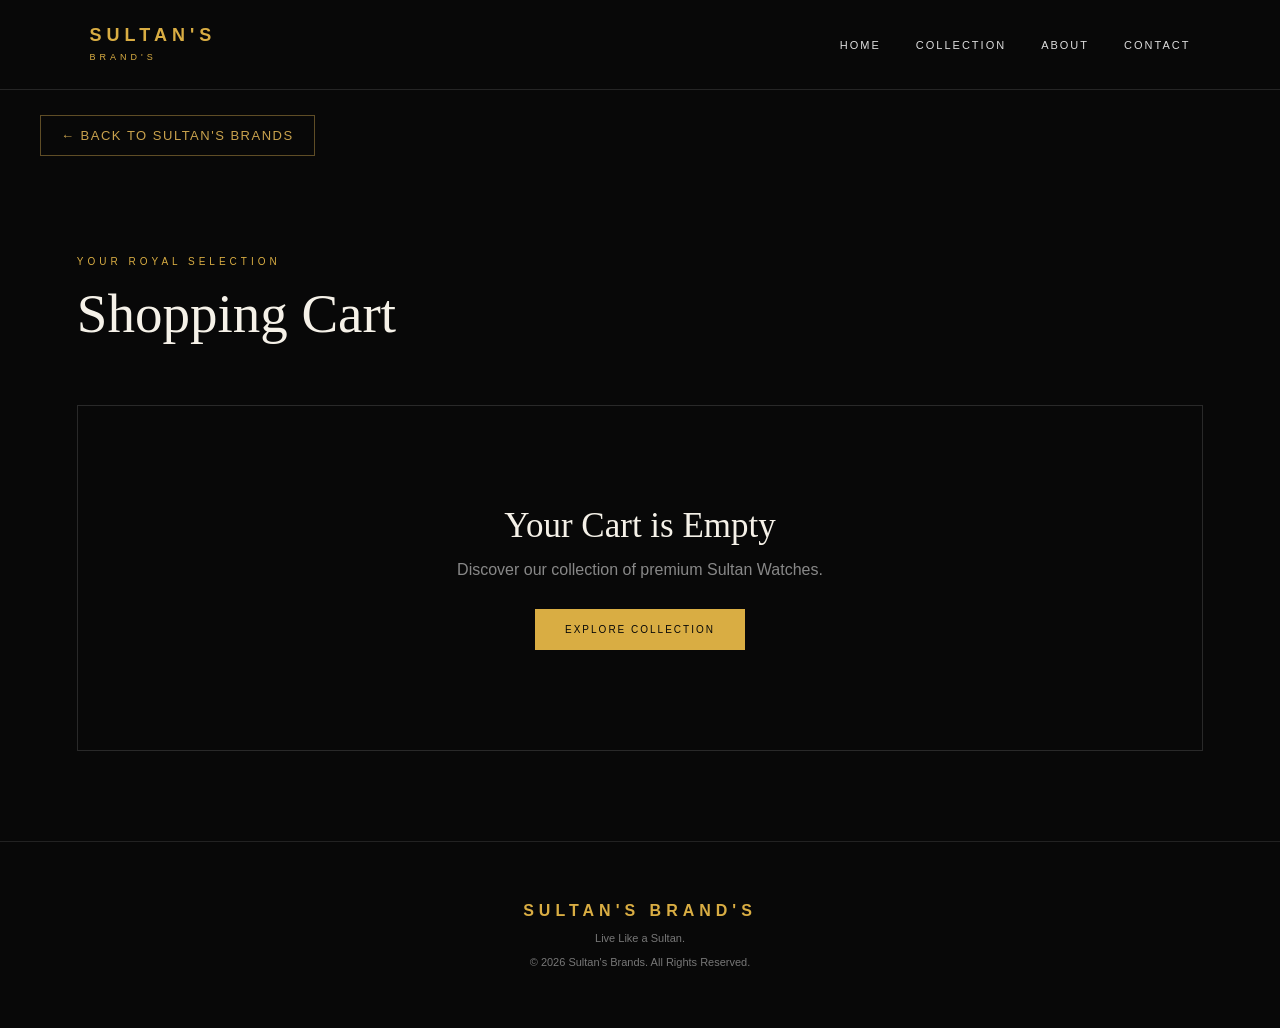
<file: cart/cart.html>
<!DOCTYPE html>
<html lang="en">

<head>

    <meta charset="UTF-8">

    <meta
        name="viewport"
        content="width=device-width, initial-scale=1.0"
    >

    <title>Your Cart </title>

    <link rel="stylesheet" href="cart.css">


  <!-- Meta Pixel Code -->

    <script>

        !function(f,b,e,v,n,t,s)

        {
            if(f.fbq)return;

            n=f.fbq=function()
            {
                n.callMethod ?
                n.callMethod.apply(n,arguments) :
                n.queue.push(arguments)
            };

            if(!f._fbq)f._fbq=n;

            n.push=n;
            n.loaded=!0;
            n.version='2.0';
            n.queue=[];

            t=b.createElement(e);
            t.async=!0;
            t.src=v;

            s=b.getElementsByTagName(e)[0];

            s.parentNode.insertBefore(t,s)
        }

        (window, document,'script',
        'https://connect.facebook.net/en_US/fbevents.js');

        fbq('init', '1248020420763678');

        fbq('track', 'PageView');

    </script>


    <noscript>

        <img
            height="1"
            width="1"
            style="display:none"
            src="https://www.facebook.com/tr?id=1248020420763678&ev=PageView&noscript=1"
        />

    </noscript>

    <!-- End Meta Pixel Code -->



 <link rel="icon" type="image/png" href="../favicon.png">
    <meta name="google-site-verification: google4985e3aa6fbe50f0.html"/>
















<!-- Google tag (gtag.js) -->
<script async src="https://www.googletagmanager.com/gtag/js?id=G-HZDVF9XEPY"></script>
<script>
  window.dataLayer = window.dataLayer || [];
  function gtag(){dataLayer.push(arguments);}
  gtag('js', new Date());

  gtag('config', 'G-HZDVF9XEPY');
</script>
</head>


<body>


<header class="cart-header">

    <div class="logo">
        <span>SULTAN'S</span>
        <small>BRAND'S</small>
    </div>

    <nav>

        <a href="../index.html">
            HOME
        </a>

        <a href="../watches/watches.html">
            COLLECTION
        </a>

        <a href="../index.html#about">
            ABOUT
        </a>

        <a href="../index.html#contact">
            CONTACT
        </a>

    </nav>

</header>

<div class="back-home">
    <a href="../index.html">
        ← Back to Sultan's Brands
    </a>
</div>

<main class="cart-page">


    <div class="page-heading">

        <p>YOUR ROYAL SELECTION</p>

        <h1>
            Shopping Cart
        </h1>

    </div>



    <section
        id="emptyCart"
        class="empty-cart"
        style="display:none;"
    >

        <h2>
            Your Cart is Empty
        </h2>

        <p>
            Discover our collection of premium Sultan Watches.
        </p>

        <a
            href="../index.html"
            class="gold-button"
        >
            EXPLORE COLLECTION
        </a>

    </section>



    <section
        id="cartContent"
        class="cart-content"
    >


        <div class="cart-items-wrapper">

            <div class="cart-headings">

                <span>PRODUCT</span>

                <span>PRICE</span>

                <span>QUANTITY</span>

                <span>TOTAL</span>

                <span></span>

            </div>


            <div id="cartItems"></div>

        </div>



        <aside class="cart-summary">

            <p class="summary-label">
                ORDER SUMMARY
            </p>

            <h2>
                Your Order
            </h2>


            <div class="summary-row">

                <span>
                    Subtotal
                </span>

                <strong id="cartSubtotal">
                    Rs. 0
                </strong>

            </div>


            <div class="summary-row">

                <span>
                    Shipping
                </span>

                <span>
                    Calculated at checkout
                </span>

            </div>


            <div class="summary-line"></div>


            <div class="summary-row total-row">

                <span>
                    Total
                </span>

                <strong id="cartTotal">
                    Rs. 0
                </strong>

            </div>


            <button
                class="checkout-button"
                onclick="goToCheckout()"
            >
                PROCEED TO CHECKOUT
            </button>


            <a
                href="../index.html"
                class="continue-shopping"
            >
                ← CONTINUE SHOPPING
            </a>

        </aside>

    </section>

</main>



<footer>

    <h2>
        SULTAN'S BRAND'S
    </h2>

    <p>
        Live Like a Sultan.
    </p>

    <p>
        © 2026 Sultan's Brands. All Rights Reserved.
    </p>

</footer>



<script src="../js/cart.js"></script>

</body>

</html>
</file>
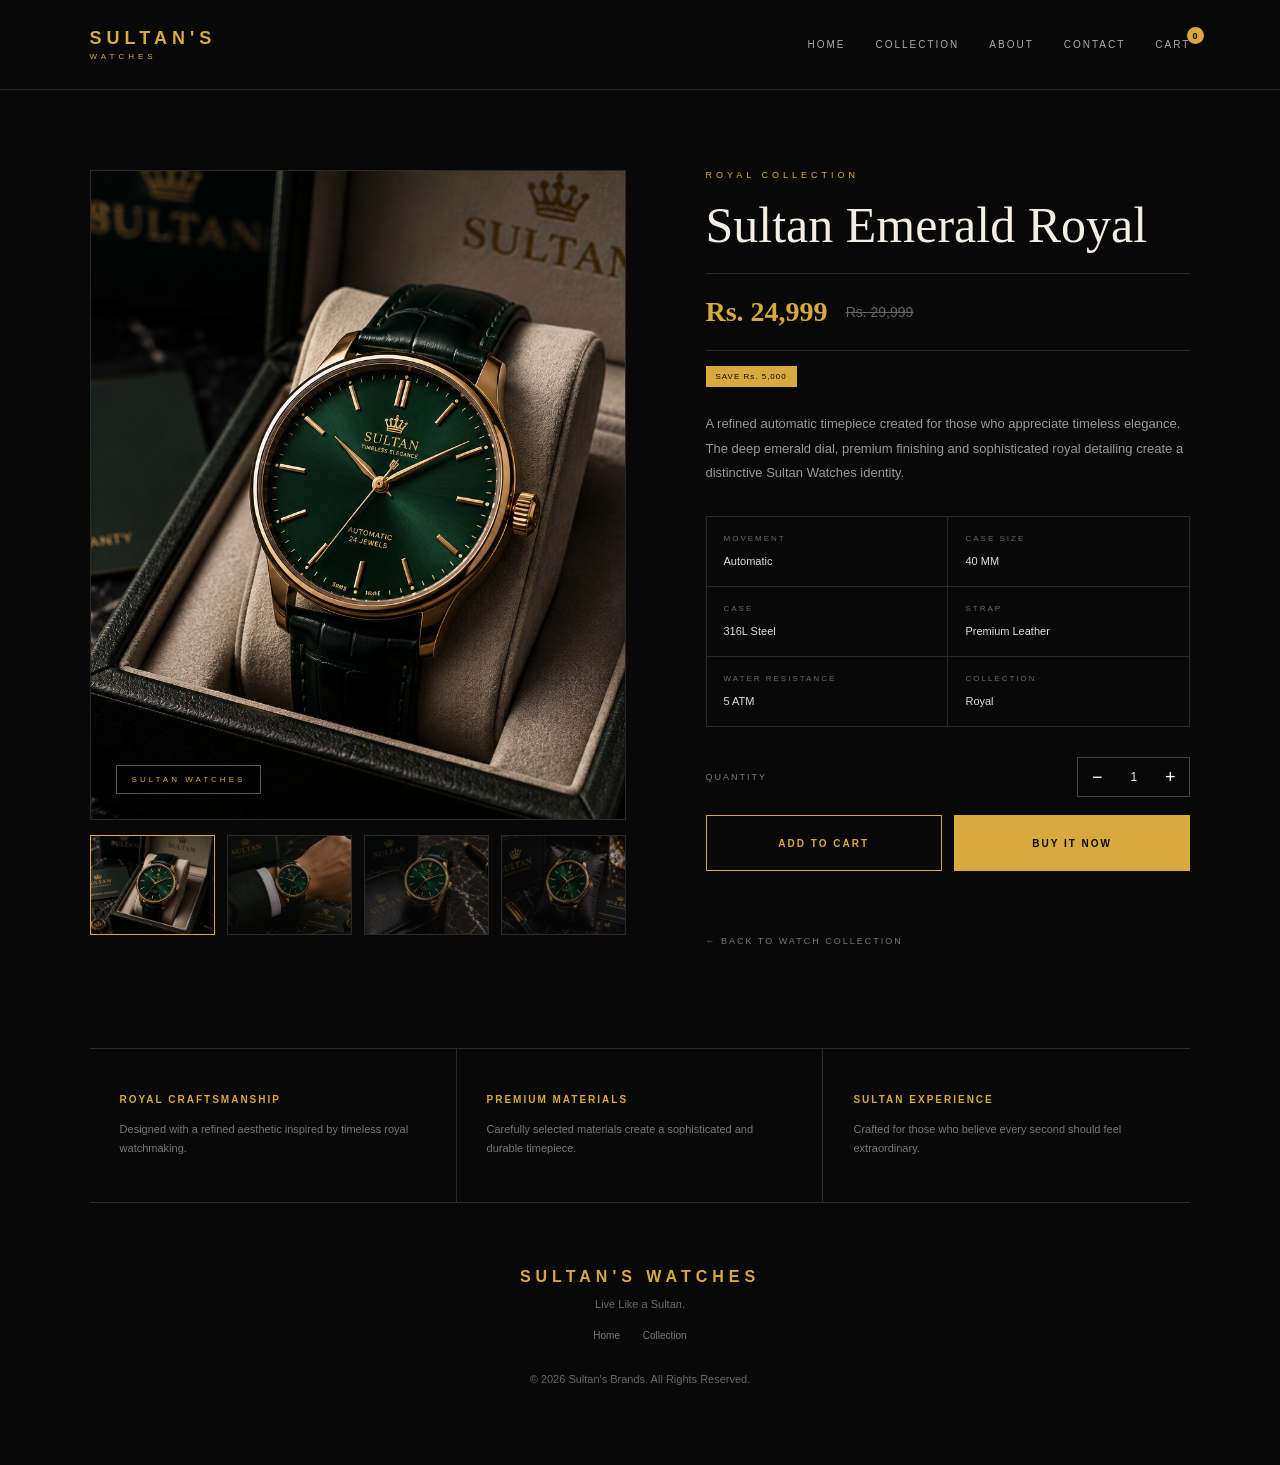
<file: product/product.html>
<!DOCTYPE html>
<html lang="en">

<head>

    <meta charset="UTF-8">

    <meta name="viewport" content="width=device-width, initial-scale=1.0">

    <title>Sultan Emerald Royal | Sultan Watches</title>

    <link rel="stylesheet" href="product.css">
  <!-- Meta Pixel Code -->

    <script>

        !function(f,b,e,v,n,t,s)

        {
            if(f.fbq)return;

            n=f.fbq=function()
            {
                n.callMethod ?
                n.callMethod.apply(n,arguments) :
                n.queue.push(arguments)
            };

            if(!f._fbq)f._fbq=n;

            n.push=n;
            n.loaded=!0;
            n.version='2.0';
            n.queue=[];

            t=b.createElement(e);
            t.async=!0;
            t.src=v;

            s=b.getElementsByTagName(e)[0];

            s.parentNode.insertBefore(t,s)
        }

        (window, document,'script',
        'https://connect.facebook.net/en_US/fbevents.js');

        fbq('init', '1248020420763678');

        fbq('track', 'PageView');

    </script>


    <noscript>

        <img
            height="1"
            width="1"
            style="display:none"
            src="https://www.facebook.com/tr?id=1248020420763678&ev=PageView&noscript=1"
        />

    </noscript>

    <!-- End Meta Pixel Code -->

 <link rel="icon" type="image/png" href="../favicon.png">
    <meta name="google-site-verification: google4985e3aa6fbe50f0.html"/>











<!-- Google tag (gtag.js) -->
<script async src="https://www.googletagmanager.com/gtag/js?id=G-HZDVF9XEPY"></script>
<script>
  window.dataLayer = window.dataLayer || [];
  function gtag(){dataLayer.push(arguments);}
  gtag('js', new Date());

  gtag('config', 'G-HZDVF9XEPY');
</script>
</head>

<body>


<!-- ================= HEADER ================= -->

<header class="navbar">

    <a href="../index.html" class="logo">

        <span>SULTAN'S</span>

        <small>WATCHES</small>

    </a>


    <nav>

        <a href="../index.html">HOME</a>

        <a href="../watches/watches.html">COLLECTION</a>

        <a href="../index.html#about">ABOUT</a>

        <a href="../index.html#contact">CONTACT</a>

        <a href="../cart/cart.html" class="cart-link">

            CART

            <span id="cartCount">0</span>

        </a>

    </nav>

</header>



<!-- ================= PRODUCT ================= -->

<main class="product-page">


    <!-- LEFT SIDE -->

    <section class="product-gallery">


        <div class="main-image">

            <img
                id="mainProductImage"
                src="../img/watches/sultan-emerald-royal-01.jpg"
                alt="Sultan Emerald Royal Watch"
            >

            <span class="image-label">
                SULTAN WATCHES
            </span>

        </div>


        <div class="thumbnail-row">


            <button
                type="button"
                class="thumbnail active"
                data-image="../img/watches/sultan-emerald-royal-01.jpg"
            >

                <img
                    src="../img/watches/sultan-emerald-royal-01.jpg"
                    alt="Watch front"
                >

            </button>


            <button
                type="button"
                class="thumbnail"
                data-image="../img/watches/sultan-emerald-royal-02.jpg"
            >

                <img
                    src="../img/watches/sultan-emerald-royal-02.jpg"
                    alt="Watch side"
                >

            </button>


            <button
                type="button"
                class="thumbnail"
                data-image="../img/watches/sultan-emerald-royal-03.jpg"
            >

                <img
                    src="../img/watches/sultan-emerald-royal-03.jpg"
                    alt="Watch detail"
                >

            </button>


            <button
                type="button"
                class="thumbnail"
                data-image="../img/watches/sultan-emerald-royal-04.jpg"
            >

                <img
                    src="../img/watches/sultan-emerald-royal-04.jpg"
                    alt="Watch lifestyle"
                >

            </button>


        </div>

    </section>



    <!-- RIGHT SIDE -->

    <section class="product-info">


        <p class="collection">
            ROYAL COLLECTION
        </p>


        <h1>
            Sultan Emerald Royal
        </h1>


        <div class="price">

            <strong>
                Rs. 24,999
            </strong>

            <del>
                Rs. 29,999
            </del>

        </div>


        <p class="save">
            SAVE Rs. 5,000
        </p>


        <p class="description">

            A refined automatic timepiece created for
            those who appreciate timeless elegance.
            The deep emerald dial, premium finishing and
            sophisticated royal detailing create a
            distinctive Sultan Watches identity.

        </p>



        <!-- SPECS -->

        <div class="spec-grid">


            <div class="spec">

                <span>
                    MOVEMENT
                </span>

                <strong>
                    Automatic
                </strong>

            </div>


            <div class="spec">

                <span>
                    CASE SIZE
                </span>

                <strong>
                    40 MM
                </strong>

            </div>


            <div class="spec">

                <span>
                    CASE
                </span>

                <strong>
                    316L Steel
                </strong>

            </div>


            <div class="spec">

                <span>
                    STRAP
                </span>

                <strong>
                    Premium Leather
                </strong>

            </div>


            <div class="spec">

                <span>
                    WATER RESISTANCE
                </span>

                <strong>
                    5 ATM
                </strong>

            </div>


            <div class="spec">

                <span>
                    COLLECTION
                </span>

                <strong>
                    Royal
                </strong>

            </div>


        </div>



        <!-- QUANTITY -->

        <div class="quantity-section">

            <span>
                QUANTITY
            </span>


            <div class="quantity-box">

                <button
                    type="button"
                    id="minusBtn"
                >
                    −
                </button>


                <span id="quantity">
                    1
                </span>


                <button
                    type="button"
                    id="plusBtn"
                >
                    +
                </button>

            </div>

        </div>



        <!-- BUTTONS -->

        <div class="buttons">


            <button
                type="button"
                id="addToCartBtn"
                class="add-cart-btn"
            >

                ADD TO CART

            </button>


            <button
                type="button"
                id="buyNowBtn"
                class="buy-now-btn"
            >

                BUY IT NOW

            </button>


        </div>


        <p
            id="cartMessage"
            class="cart-message"
        ></p>



        <!-- BACK BUTTON -->

        <a
            href="../watches/watches.html"
            class="back-collection"
        >

            ← BACK TO WATCH COLLECTION

        </a>


    </section>

</main>



<!-- ================= DETAILS ================= -->

<section class="details-section">


    <div class="detail">

        <h3>
            ROYAL CRAFTSMANSHIP
        </h3>

        <p>
            Designed with a refined aesthetic inspired
            by timeless royal watchmaking.
        </p>

    </div>


    <div class="detail">

        <h3>
            PREMIUM MATERIALS
        </h3>

        <p>
            Carefully selected materials create a
            sophisticated and durable timepiece.
        </p>

    </div>


    <div class="detail">

        <h3>
            SULTAN EXPERIENCE
        </h3>

        <p>
            Crafted for those who believe every second
            should feel extraordinary.
        </p>

    </div>


</section>



<!-- ================= FOOTER ================= -->

<footer>

    <h2>
        SULTAN'S WATCHES
    </h2>

    <p>
        Live Like a Sultan.
    </p>

    <a href="../index.html">
        Home
    </a>

    <a href="../watches/watches.html">
        Collection
    </a>

    <p class="copyright">
        © 2026 Sultan's Brands. All Rights Reserved.
    </p>

</footer>



<script src="../js/product.js"></script>

</body>

</html>
</file>
<file: cart/cart.css>
* {
    margin: 0;
    padding: 0;
    box-sizing: border-box;
}


body {
    background: #080808;
    color: #f5f1e8;
    font-family: Arial, sans-serif;
}


.cart-header {
    height: 90px;
    border-bottom: 1px solid #252525;

    display: flex;
    align-items: center;
    justify-content: space-between;

    padding: 0 7%;
}


.logo span {
    display: block;

    color: #d9ad43;

    font-size: 18px;
    font-weight: bold;

    letter-spacing: 5px;
}


.logo small {
    color: #d9ad43;

    letter-spacing: 4px;

    font-size: 9px;
}


nav {
    display: flex;
    gap: 35px;
}


nav a {
    color: #ddd;

    text-decoration: none;

    font-size: 11px;

    letter-spacing: 2px;

    transition: .3s;
}


nav a:hover {
    color: #d9ad43;
}



.cart-page {
    width: 88%;
    max-width: 1300px;

    margin: auto;

    padding: 90px 0;
}



.page-heading {
    margin-bottom: 60px;
}


.page-heading p {
    color: #d9ad43;

    font-size: 10px;

    letter-spacing: 4px;

    margin-bottom: 15px;
}


.page-heading h1 {
    font-family: Georgia, serif;

    font-size: 55px;

    font-weight: normal;
}



.cart-content {
    display: grid;

    grid-template-columns: 1fr 360px;

    gap: 60px;

    align-items: start;
}



.cart-headings {
    display: grid;

    grid-template-columns: 2fr .8fr .9fr .8fr .5fr;

    padding: 15px 0;

    border-bottom: 1px solid #333;

    color: #777;

    font-size: 9px;

    letter-spacing: 2px;
}



.cart-item {
    display: grid;

    grid-template-columns: 2fr .8fr .9fr .8fr .5fr;

    align-items: center;

    gap: 15px;

    padding: 25px 0;

    border-bottom: 1px solid #292929;
}



.cart-product {
    display: flex;

    align-items: center;

    gap: 20px;
}


.cart-product img {
    width: 100px;
    height: 100px;

    object-fit: cover;

    border: 1px solid #333;
}


.cart-collection {
    display: block;

    color: #d9ad43;

    font-size: 8px;

    letter-spacing: 2px;

    margin-bottom: 8px;
}


.cart-product h3 {
    font-family: Georgia, serif;

    font-size: 19px;

    font-weight: normal;

    margin-bottom: 8px;
}


.cart-product p {
    color: #888;

    font-size: 11px;

    line-height: 1.5;
}



.cart-price,
.cart-total {
    color: #ddd;

    font-size: 13px;
}


.cart-total {
    color: #d9ad43;

    font-weight: bold;
}



.cart-quantity {
    display: flex;

    align-items: center;

    gap: 14px;
}


.qty-btn {
    width: 27px;
    height: 27px;

    border: 1px solid #444;

    background: transparent;

    color: white;

    cursor: pointer;
}


.qty-btn:hover {
    border-color: #d9ad43;

    color: #d9ad43;
}


.remove-btn {
    border: 0;

    background: transparent;

    color: #d9ad43;

    font-size: 8px;

    letter-spacing: 1px;

    cursor: pointer;
}


.remove-btn:hover {
    color: #d9ad43;
}



.cart-summary {
    border: 1px solid #292929;

    padding: 35px;
}


.summary-label {
    color: #d9ad43;

    font-size: 9px;

    letter-spacing: 3px;

    margin-bottom: 12px;
}


.cart-summary h2 {
    font-family: Georgia, serif;

    font-size: 30px;

    font-weight: normal;

    margin-bottom: 35px;
}


.summary-row {
    display: flex;

    justify-content: space-between;

    gap: 15px;

    color: #aaa;

    font-size: 12px;

    margin-bottom: 20px;
}


.summary-row strong {
    color: #eee;
}


.summary-line {
    height: 1px;

    background: #333;

    margin: 25px 0;
}


.total-row {
    font-size: 15px;

    color: white;
}


.total-row strong {
    color: #d9ad43;

    font-size: 20px;
}


.checkout-button {
    width: 100%;

    margin-top: 30px;

    padding: 18px;

    border: none;

    background: #d9ad43;

    color: #080808;

    font-size: 10px;

    letter-spacing: 3px;

    cursor: pointer;

    transition: .3s;
}


.checkout-button:hover {
    background: #f0c65d;
}


.continue-shopping {
    display: block;

    margin-top: 25px;

    text-align: center;

    color: #d9ad43;

    text-decoration: none;

    font-size: 9px;

    letter-spacing: 2px;
}


.continue-shopping:hover {
    color: #d9ad43;
}



.empty-cart {
    text-align: center;

    padding: 100px 20px;

    border: 1px solid #292929;
}


.empty-cart h2 {
    font-family: Georgia, serif;

    font-size: 35px;

    font-weight: normal;

    margin-bottom: 15px;
}


.empty-cart p {
    color: #888;

    margin-bottom: 30px;
}


.gold-button {
    display: inline-block;

    background: #d9ad43;

    color: #080808;

    text-decoration: none;

    padding: 15px 30px;

    font-size: 10px;

    letter-spacing: 2px;
}



footer {
    text-align: center;

    border-top: 1px solid #222;

    padding: 60px 20px;

    color: #777;
}


footer h2 {
    color: #d9ad43;

    letter-spacing: 5px;

    font-size: 16px;
}


footer p {
    margin-top: 12px;

    font-size: 11px;
}



@media (max-width: 900px) {

    .cart-content {
        grid-template-columns: 1fr;
    }

    .cart-headings {
        display: none;
    }

    .cart-item {
        grid-template-columns: 1fr;
        gap: 18px;
    }

    nav {
        gap: 12px;
    }

    .cart-page {
        width: 92%;
    }

}



/* =========================
   BACK TO SULTAN'S BRANDS
========================= */

.back-home {
    max-width: 1400px;
    margin: 0 auto;
    padding: 25px 40px 10px;
}

.back-home a {
    display: inline-block;
    color: #c9a24d;
    text-decoration: none;
    font-size: 13px;
    letter-spacing: 1.5px;
    text-transform: uppercase;
    border: 1px solid rgba(201, 162, 77, 0.45);
    padding: 12px 20px;
    transition: all 0.3s ease;
}

.back-home a:hover {
    background: #c9a24d;
    color: #080808;
}
</file>
<file: product/product.css>
* {
    margin: 0;
    padding: 0;
    box-sizing: border-box;
}


body {
    background: #080808;
    color: #f3eee4;
    font-family: Arial, sans-serif;
}


/* ================= HEADER ================= */

.navbar {
    height: 90px;
    padding: 0 7%;

    display: flex;
    align-items: center;
    justify-content: space-between;

    border-bottom: 1px solid #252525;
}


.logo {
    text-decoration: none;
}


.logo span {
    display: block;

    color: #d8aa3d;

    font-size: 18px;
    font-weight: bold;

    letter-spacing: 5px;
}


.logo small {
    display: block;

    color: #d8aa3d;

    font-size: 8px;

    letter-spacing: 4px;

    margin-top: 3px;
}


nav {
    display: flex;
    align-items: center;

    gap: 30px;
}


nav a {
    color: #aaa;

    text-decoration: none;

    font-size: 10px;

    letter-spacing: 2px;

    transition: 0.3s;
}


nav a:hover {
    color: #d8aa3d;
}


.cart-link {
    position: relative;
}


#cartCount {
    position: absolute;

    top: -12px;
    right: -14px;

    min-width: 17px;
    height: 17px;

    display: flex;
    align-items: center;
    justify-content: center;

    border-radius: 50%;

    background: #d8aa3d;

    color: #080808;

    font-size: 9px;
    font-weight: bold;
}



/* ================= PRODUCT ================= */

.product-page {
    width: 86%;
    max-width: 1250px;

    margin: auto;

    padding: 80px 0 100px;

    display: grid;

    grid-template-columns: 1.05fr 0.95fr;

    gap: 80px;

    align-items: start;
}



/* ================= GALLERY ================= */

.main-image {
    height: 650px;

    position: relative;

    background: #111;

    border: 1px solid #292929;

    overflow: hidden;

    display: flex;

    align-items: center;
    justify-content: center;
}


.main-image img {
    width: 100%;
    height: 100%;

    object-fit: cover;

    transition: opacity 0.3s;
}


.image-label {
    position: absolute;

    bottom: 25px;
    left: 25px;

    padding: 9px 15px;

    background: rgba(0, 0, 0, 0.7);

    border: 1px solid #555;

    color: #d8aa3d;

    font-size: 8px;

    letter-spacing: 3px;
}


.thumbnail-row {
    display: grid;

    grid-template-columns: repeat(4, 1fr);

    gap: 12px;

    margin-top: 15px;
}


.thumbnail {
    height: 100px;

    padding: 0;

    background: #111;

    border: 1px solid #292929;

    cursor: pointer;

    overflow: hidden;
}


.thumbnail img {
    width: 100%;
    height: 100%;

    object-fit: cover;

    opacity: 0.65;

    transition: 0.3s;
}


.thumbnail:hover img,
.thumbnail.active img {
    opacity: 1;
}


.thumbnail.active {
    border-color: #d8aa3d;
}



/* ================= PRODUCT INFO ================= */

.collection {
    color: #d8aa3d;

    font-size: 9px;

    letter-spacing: 4px;

    margin-bottom: 18px;
}


.product-info h1 {
    font-family: Georgia, serif;

    font-size: 50px;

    font-weight: normal;

    line-height: 1.1;

    margin-bottom: 20px;
}



/* ================= PRICE ================= */

.price {
    display: flex;

    align-items: center;

    gap: 18px;

    padding: 22px 0;

    border-top: 1px solid #292929;

    border-bottom: 1px solid #292929;
}


.price strong {
    color: #d8aa3d;

    font-family: Georgia, serif;

    font-size: 28px;
}


.price del {
    color: #666;

    font-size: 14px;
}


.save {
    display: inline-block;

    color: #080808;

    background: #d8aa3d;

    padding: 6px 10px;

    font-size: 8px;

    letter-spacing: 1px;

    margin-top: 15px;
}


.description {
    color: #999;

    font-size: 13px;

    line-height: 1.9;

    margin: 25px 0 30px;

    max-width: 600px;
}



/* ================= SPECS ================= */

.spec-grid {
    display: grid;

    grid-template-columns: 1fr 1fr;

    border-top: 1px solid #292929;

    border-left: 1px solid #292929;

    margin-bottom: 30px;
}


.spec {
    padding: 17px;

    border-right: 1px solid #292929;

    border-bottom: 1px solid #292929;
}


.spec span {
    display: block;

    color: #666;

    font-size: 8px;

    letter-spacing: 2px;

    margin-bottom: 8px;
}


.spec strong {
    color: #ddd;

    font-size: 11px;

    font-weight: normal;
}



/* ================= QUANTITY ================= */

.quantity-section {
    display: flex;

    align-items: center;

    justify-content: space-between;

    margin-bottom: 18px;
}


.quantity-section > span {
    color: #777;

    font-size: 9px;

    letter-spacing: 2px;
}


.quantity-box {
    display: flex;

    align-items: center;

    border: 1px solid #444;
}


.quantity-box button {
    width: 38px;
    height: 38px;

    border: none;

    background: transparent;

    color: white;

    cursor: pointer;

    font-size: 18px;
}


.quantity-box button:hover {
    color: #d8aa3d;
}


#quantity {
    width: 35px;

    text-align: center;

    font-size: 12px;
}



/* ================= BUTTONS ================= */

.buttons {
    display: grid;

    grid-template-columns: 1fr 1fr;

    gap: 12px;

    margin-top: 10px;
}


.add-cart-btn,
.buy-now-btn {
    height: 56px;

    cursor: pointer;

    font-size: 10px;

    letter-spacing: 2px;

    font-weight: bold;

    transition: 0.3s;
}


.add-cart-btn {
    background: transparent;

    color: #d8aa3d;

    border: 1px solid #d8aa3d;
}


.add-cart-btn:hover {
    background: #d8aa3d;

    color: #080808;
}


.buy-now-btn {
    background: #d8aa3d;

    color: #080808;

    border: 1px solid #d8aa3d;
}


.buy-now-btn:hover {
    background: #f0c75c;

    border-color: #f0c75c;
}



/* ================= CART MESSAGE ================= */

.cart-message {
    min-height: 20px;

    color: #d8aa3d;

    font-size: 10px;

    letter-spacing: 1px;

    margin-top: 15px;
}



/* ================= BACK ================= */

.back-collection {
    display: inline-block;

    margin-top: 30px;

    color: #777;

    text-decoration: none;

    font-size: 9px;

    letter-spacing: 2px;

    transition: 0.3s;
}


.back-collection:hover {
    color: #d8aa3d;
}



/* ================= DETAILS ================= */

.details-section {
    width: 86%;

    max-width: 1250px;

    margin: auto;

    display: grid;

    grid-template-columns: repeat(3, 1fr);

    border-top: 1px solid #292929;

    border-bottom: 1px solid #292929;
}


.detail {
    padding: 45px 30px;

    border-right: 1px solid #292929;
}


.detail:last-child {
    border-right: none;
}


.detail h3 {
    color: #d8aa3d;

    font-size: 10px;

    letter-spacing: 2px;

    margin-bottom: 15px;
}


.detail p {
    color: #777;

    font-size: 11px;

    line-height: 1.7;
}



/* ================= FOOTER ================= */

footer {
    text-align: center;

    padding: 65px 20px;

    color: #666;
}


footer h2 {
    color: #d8aa3d;

    font-size: 16px;

    letter-spacing: 5px;

    margin-bottom: 12px;
}


footer p {
    font-size: 11px;

    margin-bottom: 15px;
}


footer a {
    color: #777;

    text-decoration: none;

    margin: 0 10px;

    font-size: 10px;
}


footer a:hover {
    color: #d8aa3d;
}


.copyright {
    margin-top: 30px;
}



/* ================= TABLET ================= */

@media (max-width: 900px) {

    .product-page {
        grid-template-columns: 1fr;

        gap: 50px;
    }


    .main-image {
        height: 550px;
    }


    .details-section {
        grid-template-columns: 1fr;
    }


    .detail {
        border-right: none;

        border-bottom: 1px solid #292929;
    }


    .detail:last-child {
        border-bottom: none;
    }

}



/* ================= MOBILE ================= */

@media (max-width: 600px) {

    .navbar {
        height: auto;

        padding: 25px;

        flex-direction: column;

        gap: 25px;
    }


    nav {
        flex-wrap: wrap;

        justify-content: center;

        gap: 18px;
    }


    .product-page {
        width: 92%;

        padding-top: 45px;
    }


    .main-image {
        height: 420px;
    }


    .product-info h1 {
        font-size: 38px;
    }


    .buttons {
        grid-template-columns: 1fr;
    }


    .spec-grid {
        grid-template-columns: 1fr;
    }


    .thumbnail {
        height: 75px;
    }

}
</file>
